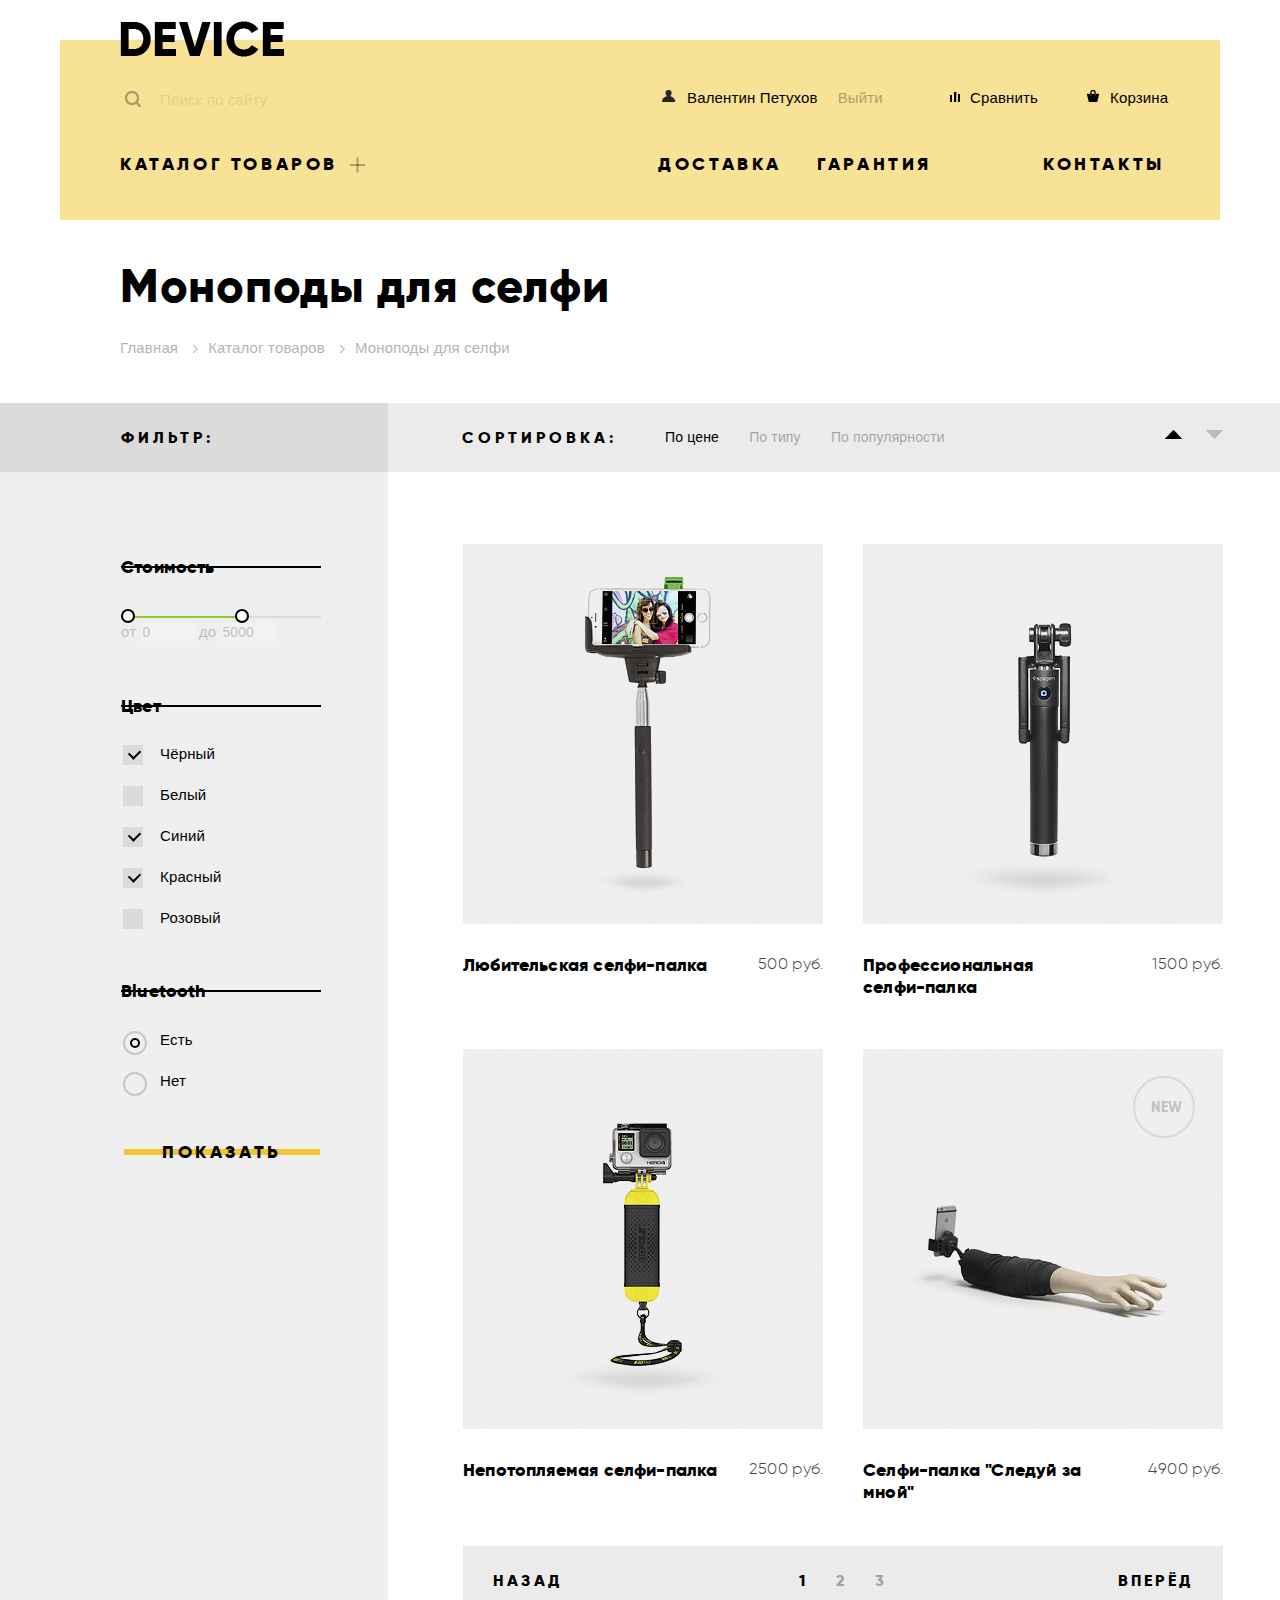
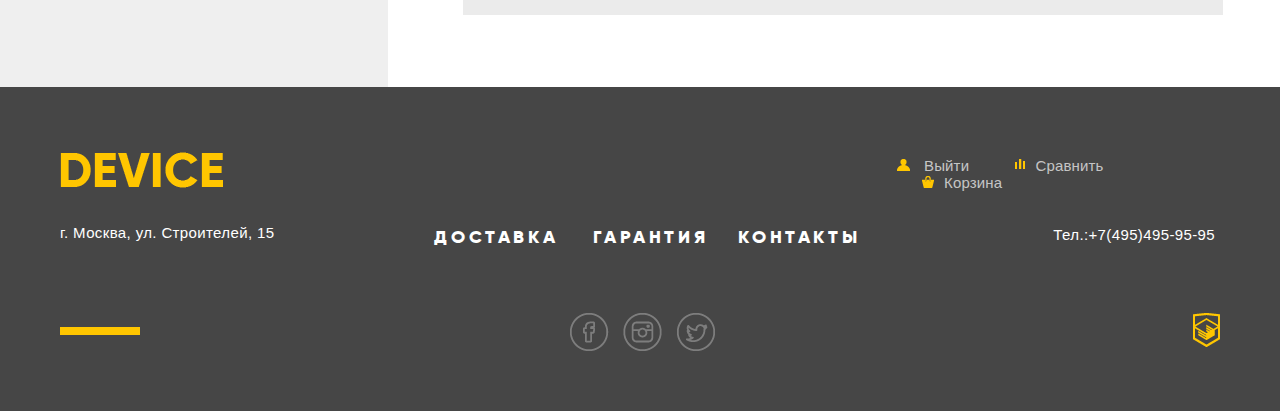
<file: catalog.html>
<!DOCTYPE html>
<html lang="ru">
  <head>
    <meta charset="utf-8">
    <title>Моноподы для селфи</title>
    <link rel="stylesheet" href="css/style.min.css">
  </head>
  <body>
    <header class="header headerCatalog">
      <div class="header__container">
        <a href="index.html">
          <img class="header__logo" src="img/logoDevice.png" width="164" height="36" alt="Логотип Device">
        </a>
        <div class="header__setting clearfix">
          <form class="searchForm" action="#" method="get">
            <label for="inputId"></label>
            <input class="searchForm__input" type="search" id="inputId" placeholder="Поиск по сайту">
            <button class="searchForm__button" type="submit">Найти</button>
          </form>
          <div class="header__items header__items_catalog clearfix">
            <div class="userblock clearfix">
              <a  class="header__login header__login_catalog" href="#">Валентин Петухов</a>
              <a class="header__user header__user_catalog" href="#">Выйти</a>
            </div>
            <div class="cart clearfix">
              <a class="header__comparison header__comparison_catalog" href="#">Сравнить</a>
              <a class="header__basket header__basket_catalog" href="#">Корзина</a>
            </div>
          </div>
        </div>
        <nav class="navigation__departments navigation__departments_catalog clearfix">
          <ul class="navigation__list">
            <li class="navigation__catalog">
              <a class="mainList" href="#">Каталог товаров</a>
              <ul class="navigation__goods">
                <li class="reality">
                  <a href="#">Виртуальная реальность</a>
                </li>
                <li class="bracelets">
                  <a class="bracelets_a" href="#">Фитнес-браслеты</a>
                </li>
                <li class="quadcopters">
                  <a class="quadcopters_a" href="#">Квадрокоптеры</a>
                </li>
                <li class="monopods">
                  <a>Моноподы для селфи</a>
                </li>
                <li class="watchs">
                  <a class="watchs_a" href="#">Умные часы</a>
                </li>
                <li class="camera">
                  <a href="#">Экшн-камеры</a>
                </li>
              </ul>
            </li>
            <li class="navigation__shipping">
              <a href="#">Доставка</a>
            </li>
            <li class="navigation__guarantee">
              <a href="#">Гарантия</a>
            </li>
            <li class="navigation__contacts">
              <a href="#">Контакты</a>
            </li>
          </ul>
        </nav>
      </div>
    </header>
    <main class="main_width">
      <div class="header__container container_catalog">
        <h1 class="main__title">Моноподы для селфи</h1>
        <div class="breadcrumbs">
          <a href="index.html">Главная</a>
          <a href="#">Каталог товаров</a>
          <a class="breadcrumbs__active">Моноподы для селфи</a>
        </div>
      </div>
      <div class="catalog clearfix">
        <div class="filter clearfix">
          <div class="filter__title clearfix">
            <div class="filter__width clearfix">
                <h2>Фильтр:</h2>
            </div>
          </div>
          <div class="filter__width">
            <form class="filter__form" action="#" method="get">
              <fieldset class="form__cost">
                <legend>Стоимость</legend>
                  <div class="cost">
                    <div class="cost__controls">
                      <div class="cost__scale">
                        <div class="cost__bar"></div>
                      </div>
                      <div class="cost__toggle cost__toggle_min"></div>
                      <div class="cost__toggle cost__toggle_max"></div>
                    </div>
                    <label class="cost__min">от <input type="text" name="minPrice" value="0"></label>
                    <label class="cost__max">до <input type="text" name="maxPrice" value="5000"></label>
                  </div>
              </fieldset>
              <fieldset class="color">
                <legend>Цвет</legend>
                  <input class="colorbox" type="checkbox" id="black" checked>
                  <label for="black">Чёрный</label>
                  <input class="colorbox" type="checkbox" id="white">
                  <label for="white">Белый</label>
                  <input class="colorbox" type="checkbox" id="blue" checked>
                  <label for="blue">Синий</label>
                  <input class="colorbox" type="checkbox" id="red" checked>
                  <label for="red">Красный</label>
                  <input class="colorbox" type="checkbox" id="pink">
                  <label for="pink">Розовый</label>
              </fieldset>
              <fieldset class="form__bluetooth">
                <legend>Bluetooth</legend>
                  <input class="bluetoothradio" type="radio" name="bluetooth" value="1" id="yes" checked>
                  <label for="yes">Есть</label>
                  <input class="bluetoothradio" type="radio" name="bluetooth" value="0" id="no">
                  <label for="no">Нет</label>
              </fieldset>
              <button class="button button__form" type="submit">Показать</button>
            </form>
          </div>
        </div>
        <div class="showcase clearfix">
          <div class="sorting__title">
            <div class="showcase__width clearfix">
              <h2>Сортировка:</h2>
              <div class="sorting__list">
                <ul>
                  <li>
                    <a class="sorting__item sorting__item_active">По цене</a>
                  </li>
                  <li>
                    <a class="sorting__item" href="#">По типу</a>
                  </li>
                  <li>
                    <a class="sorting__item" href="#">По популярности</a>
                  </li>
                </ul>
              </div>
              <div class="sorting__indicator">
                <a class="sorting__button sorting__button_up sorting__button_active">
                  По возрастанию
                </a>
                <a class="sorting__button sorting__button_down" href="#">
                  По убыванию
                </a>
              </div>
            </div>
          </div>
          <div class="sorting__background">
            <div class="showcase__width clearfix">
              <div class="goods clearfix">
                <article class="goods-item">
                  <div class="shopping">
                    <img class="goods__img" src="img/item-1.jpg" width="360" height="380"
                           alt="Монопод любительский">
                    <div class="hover">
                      <a  class="button button__article" href="#">В корзину</a>
                      <a class="shopping__comparison" href="#">Добавить к сравнению</a>
                    </div>
                  </div>
                  <div class="goods__footer clearfix">
                    <h3>Любительская селфи-палка</h3>
                    <p>500 руб.</p>
                  </div>
                </article>
                <article class="goods-item">
                  <div class="shopping">
                    <img class="goods__img" src="img/item-2.jpg" width="360" height="380"
                           alt="Монопод профессиональный">
                    <div class="hover">
                      <a  class="button button__article" href="#">В корзину</a>
                      <a class="shopping__comparison" href="#">Добавить к сравнению</a>
                    </div>
                  </div>
                  <div class="goods__footer">
                    <h3>Профессиональная<br> селфи-палка</h3>
                    <p>1500 руб.</p>
                  </div>
                </article>
                <article class="goods-item">
                  <div class="shopping">
                    <img class="goods__img" src="img/item-3.jpg" width="360" height="380"
                           alt="Монопод непотопляемый">
                    <div class="hover">
                      <a  class="button button__article" href="#">В корзину</a>
                      <a class="shopping__comparison" href="#">Добавить к сравнению</a>
                    </div>
                  </div>
                  <div class="goods__footer">
                    <h3>Непотопляемая селфи-палка</h3>
                    <p>2500 руб.</p>
                  </div>
                </article>
                <article class="goods-item">
                  <div class="shopping">
                    <img class="goods__img" src="img/item-4.jpg" width="360" height="380"
                           alt="Монопод Следуй за мной">
                    <div class="hover">
                      <a  class="button button__article" href="#">В корзину</a>
                      <a class="shopping__comparison" href="#">Добавить к сравнению</a>
                      <span class="shopping_new"></span>
                    </div>
                  </div>
                  <div class="goods__footer">
                    <h3>Селфи-палка "Следуй за мной"</h3>
                    <p>4900 руб.</p>
                  </div>
                </article>
              </div>
              <div class="pagination">
                <a class="pagination_prev pagination_disabled">Назад</a>
                <a class="pagination_page pagination_current">1</a>
                <a class="pagination_page" href="#">2</a>
                <a class="pagination_page" href="#">3</a>
                <a class="pagination_next" href="#">Вперёд</a>
              </div>
            </div>
          </div>
        </div>
      </div>
    </main>
    <footer class="main-footer footerCatalog">
      <div class="container">
        <div class="index-content-footer-top clearfix">
          <a class="footer-logo" href="index.html">
            <img class="footer__image" src="img/logofooterDevice.png" width="163" height="36"
                   alt="Логотип Device">
          </a>
          <div class="footer__setting">
            <a class="footer__login" href="#">Выйти</a>
            <a class="footer__comparison" href="#">Сравнить</a>
            <a class="footer__basket" href="#">Корзина</a>
          </div>
        </div>
        <div class="index-content-footer-middle clearfix">
          <p class="footer-left">г. Москва, ул. Строителей, 15</p>
          <nav class="footer-navigation">
            <ul class="navigation__list">
              <li><a class="navigation__shipping" href="#">Доставка</a></li>
              <li><a class="navigation__guarantee" href="#">Гарантия</a></li>
              <li><a class="navigation__contacts" href="#">Контакты</a></li>
            </ul>
          </nav>
          <p class="footer-right">Тел.:+7(495)495-95-95</p>
        </div>
        <div class="index-content-footer-bottom clearfix">
          <div class="social">
            <a class="social__btn social__btn_fb" href="#">Фесйбук</a>
            <a class="social__btn social__btn_inst" href="#">Инстаграм</a>
            <a class="social__btn social__btn_tw" href="#">Твиттер</a>
          </div>
          <div class="copyright">
            <a href="(https://htmlacademy.ru/intensive/htmlcss)">
              <img class="footer__image" src="img/htmlacademy.png" width="27" height="34" alt="Логотип html academy">
            </a>
          </div>
        </div>
      </div>
    </footer>
  </body>
</html>
</file>
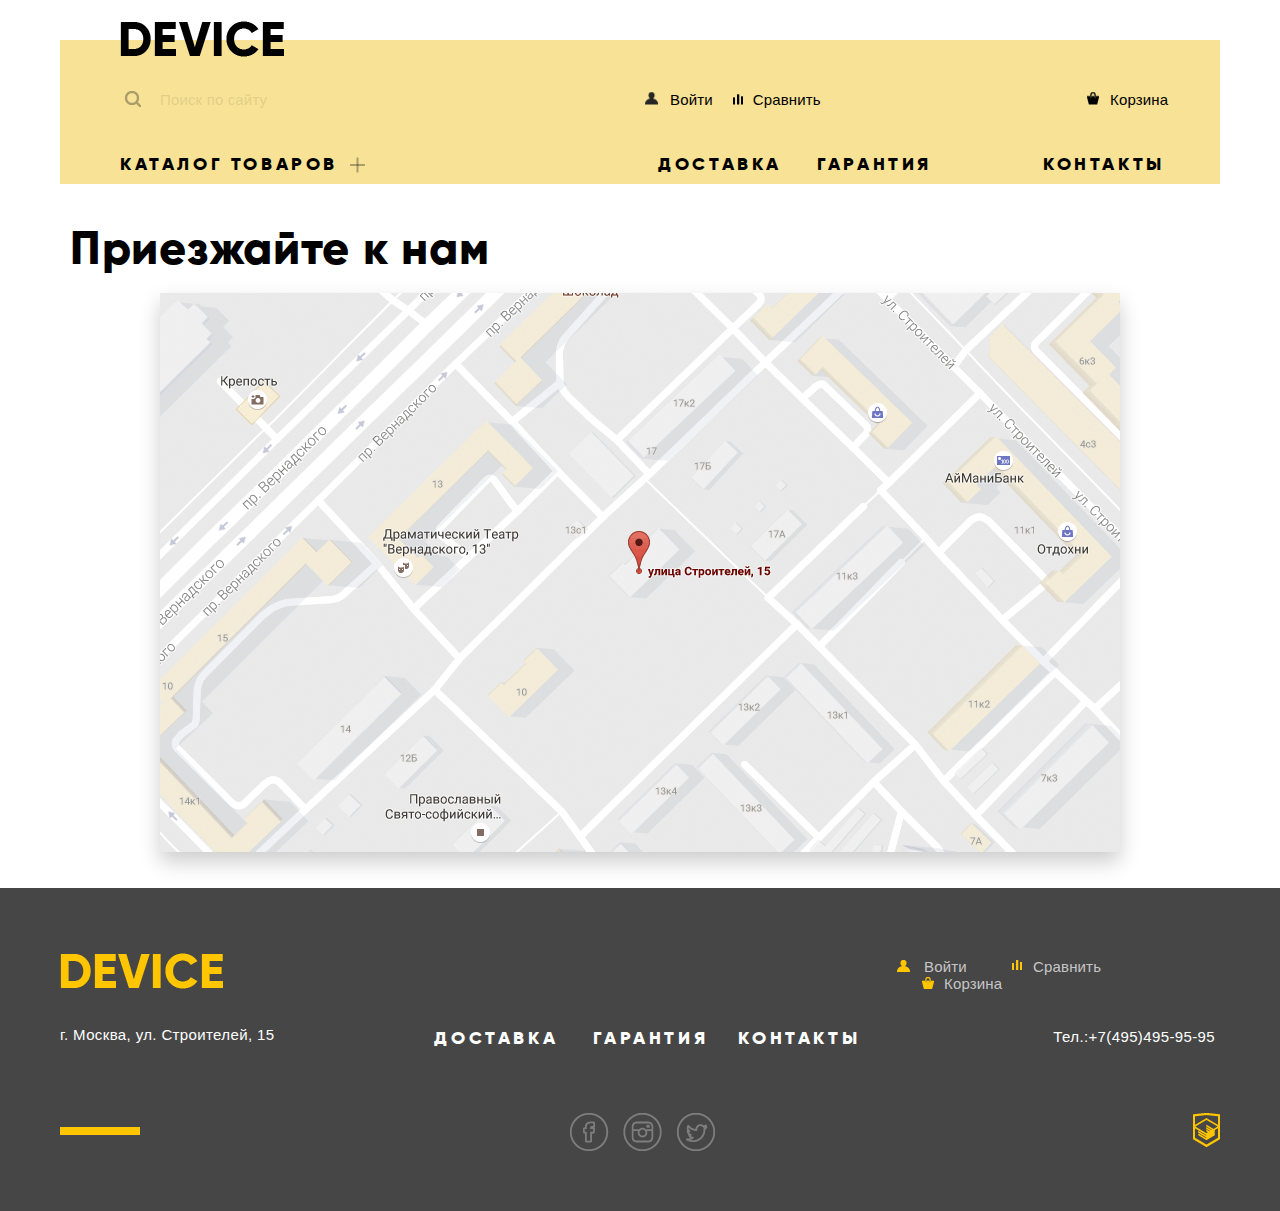
<file: mapcontent.html>
<!DOCTYPE html>
<html lang="ru">
  <head>
    <meta charset="utf-8">
    <title>Приезжайте к нам</title>
    <link rel="stylesheet" href="css/normalize.css">
    <link rel="stylesheet" href="css/style.min.css">
  </head>
  <body>
    <header class="header">
      <div class="header__container">
        <a href="index.html">
          <img class="header__logo" src="img/logoDevice.png" width="164" height="36" alt="Логотип Device">
        </a>
        <div class="header__setting clearfix">
          <form class="searchForm" action="#" method="get">
            <label for="inputId"></label>
              <input class="searchForm__input" type="search" id="inputId" placeholder="Поиск по сайту">
              <button class="searchForm__button" type="submit">Найти</button>
          </form>
          <div class="header__items clearfix">
            <a class="header__login" href="#">Войти</a>
            <a class="header__comparison" href="#">Сравнить</a>
            <a class="header__basket" href="#">Корзина</a>
          </div>
        </div>
        <nav class="navigation__departments">
          <ul class="navigation__list">
            <li class="navigation__catalog">
              <a class="mainList" href="#">Каталог товаров</a>
              <ul class="navigation__goods">
                <li class="reality">
                  <a href="#">Виртуальная реальность</a>
                </li>
                <li class="bracelets">
                  <a href="#">Фитнес-браслеты</a>
                </li>
                <li class="quadcopters">
                  <a href="#">Квадрокоптеры</a>
                </li>
                <li class="monopods">
                  <a href="catalog.html">Моноподы для селфи</a>
                </li>
                <li class="watchs">
                  <a href="#">Умные часы</a>
                </li>
                <li class="camera">
                  <a href="#">Экшн-камеры</a>
                </li>
              </ul>
            </li>
            <li class="navigation__shipping">
              <a href="#">Доставка</a>
            </li>
            <li class="navigation__guarantee">
              <a href="#">Гарантия</a>
            </li>
            <li class="navigation__contacts">
              <a href="#">Контакты</a>
            </li>
          </ul>
        </nav>
      </div>
    </header>
    <main class="container">
      <h1 class="main__title">Приезжайте к нам</h1>
      <div class="modalmap_page"></div>
    </main>
    <footer class="main-footer">
      <div class="container">
        <div class="index-content-footer-top clearfix">
          <a class="footer-logo" href="index.html">
            <img class="footer__image" src="img/logofooterDevice.png" width="163" height="36"
                   alt="Логотип Device">
          </a>
          <div class="footer__setting">
            <a class="footer__login" href="#">Войти</a>
            <a class="footer__comparison" href="#">Сравнить</a>
            <a class="footer__basket" href="#">Корзина</a>
          </div>
        </div>
        <div class="index-content-footer-middle clearfix">
          <p class="footer-left">г. Москва, ул. Строителей, 15</p>
          <nav class="footer-navigation">
            <ul class="navigation__list">
              <li><a class="navigation__shipping" href="#">Доставка</a></li>
              <li><a class="navigation__guarantee" href="#">Гарантия</a></li>
              <li><a class="navigation__contacts" href="#">Контакты</a></li>
            </ul>
          </nav>
          <p class="footer-right">Тел.:+7(495)495-95-95</p>
        </div>
        <div class="index-content-footer-bottom clearfix">
          <div class="social">
            <a class="social__btn social__btn_fb" href="#">Фесйбук</a>
            <a class="social__btn social__btn_inst" href="#">Инстаграм</a>
            <a class="social__btn social__btn_tw" href="#">Твиттер</a>
          </div>
          <div class="copyright">
            <a class="footer__image" href="(https://htmlacademy.ru/intensive/htmlcss)">
              <img src="img/htmlacademy.png" width="27" height="34" alt="Логотип html academy">
            </a>
          </div>
        </div>
      </div>
    </footer>
  </body>
</html>
</file>
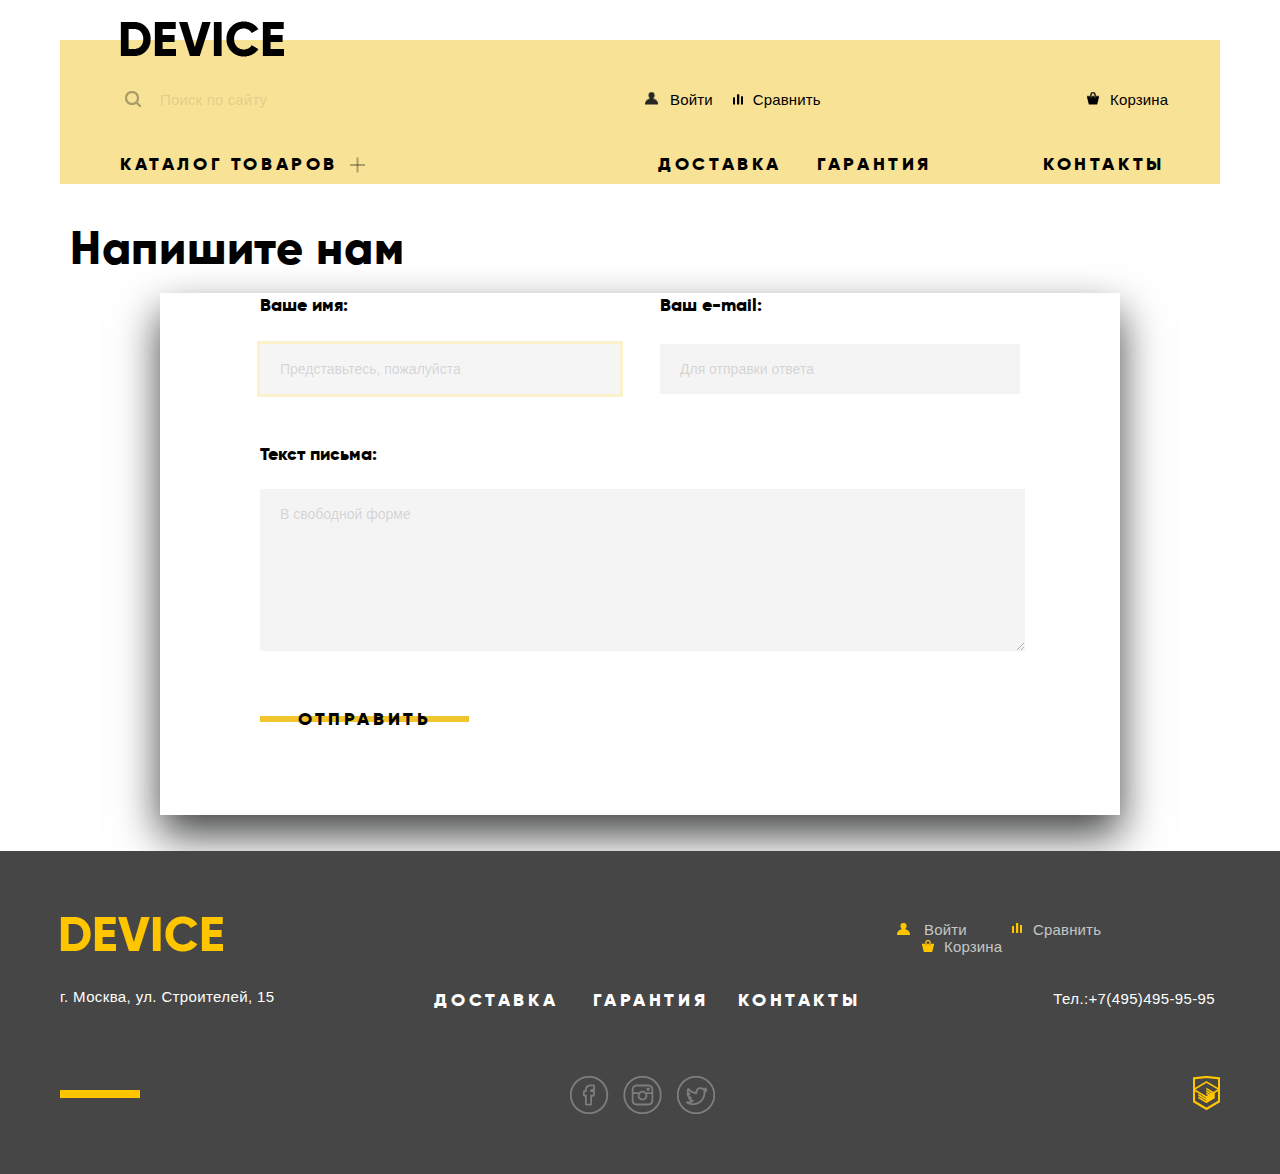
<file: modalcontent.html>
<!DOCTYPE html>
<html lang="ru">
  <head>
    <meta charset="utf-8">
    <title>Напишите нам</title>
    <link rel="stylesheet" href="css/normalize.css">
    <link rel="stylesheet" href="css/style.min.css">
  </head>
  <body>
    <header class="header">
      <div class="header__container">
        <a href="index.html">
          <img class="header__logo" src="img/logoDevice.png" width="164" height="36" alt="Логотип Device">
        </a>
        <div class="header__setting clearfix">
          <form class="searchForm" action="#" method="get">
            <label for="inputId"></label>
              <input class="searchForm__input" type="search" id="inputId" placeholder="Поиск по сайту">
              <button class="searchForm__button" type="submit">Найти</button>
          </form>
          <div class="header__items clearfix">
            <a class="header__login" href="#">Войти</a>
            <a class="header__comparison" href="#">Сравнить</a>
            <a class="header__basket" href="#">Корзина</a>
          </div>
        </div>
        <nav class="navigation__departments">
          <ul class="navigation__list">
            <li class="navigation__catalog">
              <a class="mainList" href="#">Каталог товаров</a>
              <ul class="navigation__goods">
                <li class="reality">
                  <a href="#">Виртуальная реальность</a>
                </li>
                <li class="bracelets">
                  <a href="#">Фитнес-браслеты</a>
                </li>
                <li class="quadcopters">
                  <a href="#">Квадрокоптеры</a>
                </li>
                <li class="monopods">
                  <a href="catalog.html">Моноподы для селфи</a>
                </li>
                <li class="watchs">
                  <a href="#">Умные часы</a>
                </li>
                <li class="camera">
                  <a href="#">Экшн-камеры</a>
                </li>
              </ul>
            </li>
            <li class="navigation__shipping">
              <a href="#">Доставка</a>
            </li>
            <li class="navigation__guarantee">
              <a href="#">Гарантия</a>
            </li>
            <li class="navigation__contacts">
              <a href="#">Контакты</a>
            </li>
          </ul>
        </nav>
      </div>
    </header>
    <main class="container">
      <h1 class="main__title">Напишите нам</h1>
      <div class="modalcontent_page">
        <form class="userform" action="#" method="post">
          <div class="userform__top clearfix">
            <div class="userform__title1">
              <label for="nameid">Ваше имя:</label>
                <p>
                  <input class="userform__user" type="text" name="userName" id="nameid" placeholder="Представьтесь, пожалуйста" autofocus>
                </p>
            </div>
            <div class="userform__title2">
              <label for="emailid">Ваш e-mail:</label>
              <p>
                <input class="userform__email" type="email" name="useremail" id="emailid" placeholder="Для отправки ответа">
              </p>
            </div>
          </div>
          <label class="userform__title3" for="textid">Текст письма:</label>
            <p>
              <textarea class="userform__text" name="usertext" id="textid" placeholder="В свободной форме" rows="8" cols="104"></textarea>
            </p>
          <button class="button userform__button" type="submit" name="button">
            Отправить
          </button>
        </form>
      </div>
    </main>
    <footer class="main-footer">
      <div class="container">
        <div class="index-content-footer-top clearfix">
          <a class="footer-logo" href="index.html">
            <img class="footer__image" src="img/logofooterDevice.png" width="163" height="36"
                   alt="Логотип Device">
          </a>
          <div class="footer__setting">
            <a class="footer__login" href="#">Войти</a>
            <a class="footer__comparison" href="#">Сравнить</a>
            <a class="footer__basket" href="#">Корзина</a>
          </div>
        </div>
        <div class="index-content-footer-middle clearfix">
          <p class="footer-left">г. Москва, ул. Строителей, 15</p>
          <nav class="footer-navigation">
            <ul class="navigation__list">
              <li><a class="navigation__shipping" href="#">Доставка</a></li>
              <li><a class="navigation__guarantee" href="#">Гарантия</a></li>
              <li><a class="navigation__contacts" href="#">Контакты</a></li>
            </ul>
          </nav>
          <p class="footer-right">Тел.:+7(495)495-95-95</p>
        </div>
        <div class="index-content-footer-bottom clearfix">
          <div class="social">
            <a class="social__btn social__btn_fb" href="#">Фесйбук</a>
            <a class="social__btn social__btn_inst" href="#">Инстаграм</a>
            <a class="social__btn social__btn_tw" href="#">Твиттер</a>
          </div>
          <div class="copyright">
            <a class="footer__image" href="(https://htmlacademy.ru/intensive/htmlcss)">
              <img src="img/htmlacademy.png" width="27" height="34" alt="Логотип html academy">
            </a>
          </div>
      </div>
      </div>
    </footer>
  </body>
</html>
</file>
<file: css/style.min.css>
@font-face{font-family:"Open Sans";font-style:normal;font-weight:300;src:local("Open Sans Light"),local("OpenSans-Light"),url(../fonts/opensanslight.woff2) format("woff2"),url(../fonts/opensanslight.woff) format("woff")}@font-face{font-family:Gilroy;font-style:normal;font-weight:700;src:local(Gilroy),url(../fonts/gilroyextrabold.woff2) format("woff2"),url(../fonts/gilroyextrabold.woff) format("woff")}@font-face{font-family:Gilroy;font-style:normal;font-weight:300;src:local(Gilroy),url(../fonts/gilroylight.woff2) format("woff2"),url(../fonts/gilroylight.woff) format("woff")}body{margin:0;font-size:15px;letter-spacing:.01em;font-family:OpenSans,Arial,sans-serif;font-weight:300;color:#000;background-color:#fff}.clearfix::after{content:"";display:table;clear:both}.header{margin:40px auto 0;padding:0;width:1160px;background-color:#f7e296}.headerCatalog{padding-bottom:0}.container,.header__container{width:1060px;margin:0 auto}.container{width:1160px;padding:0 10px}.header__setting{margin-top:10px;margin-bottom:25px}.header__items{float:right;width:50%;margin-top:14px}.userblock{float:left;margin-left:17px}.cart{float:right;width:230px}.header__logo{vertical-align:top;margin-top:-19px;margin-left:10px}.header__items a:hover,.header__logo:hover{opacity:.6}.header__items a:active,.header__logo:active{opacity:.3}.searchForm{float:left;margin-left:15px}.searchForm__input{-webkit-appearance:textfield;width:345px;margin:0;padding:0 0 0 35px;font-size:15px;line-height:36px;font-weight:300;letter-spacing:.01em;vertical-align:bottom;font-family:OpenSans,Arial,sans-serif;color:#000;opacity:.3;border:0;background-image:url(../img/spriteDevice.png);background-repeat:no-repeat;background-position:-60px -51px;background-color:#f7e296}::-webkit-input-placeholder{color:rgba(0,0,0,.3)}:-moz-placeholder,::-moz-placeholder{color:rgba(0,0,0,.3)}:-ms-input-placeholder{color:rgba(0,0,0,.3)}.searchForm__input:hover::-webkit-input-placeholder{color:rgba(0,0,0,.6)}.searchForm__input:hover:-moz-placeholder,.searchForm__input:hover::-moz-placeholder{color:rgba(0,0,0,.6)}.searchForm__input:hover:-ms-input-placeholder{color:rgba(0,0,0,.6)}.searchForm__input:active::-webkit-input-placeholder:focus{color:#000}.searchForm__input:active:-moz-placeholder:focus,.searchForm__input:active::-moz-placeholder:focus{color:#000}.searchForm__input:active:-ms-input-placeholder:focus{color:#000}.searchForm__input:focus{outline:0;opacity:1}.searchForm__button{position:relative;display:inline-block;max-width:85px;padding:15px 20px;font-size:15px;letter-spacing:.01em;font-family:OpenSans,Arial,sans-serif;color:#000;vertical-align:bottom;background-color:#f7e296;border:2px solid #000;cursor:pointer;opacity:0}.searchForm__button:hover{color:#fff;background-color:#000}.searchForm__button:active::after,.searchForm__button:hover::after{opacity:0;outline:0}.searchForm__button:active{opacity:.3;outline:0}.searchForm__button::after{content:"";position:absolute;width:355px;height:2px;background-color:#000;bottom:-2px;right:80px}.searchForm__input:focus+.searchForm__button{opacity:1}.footer__setting a,.header__items a{padding:10px 10px 10px 30px;font-size:15px;letter-spacing:.01em;color:#000;text-decoration:none}.header__items .header__basket,.header__items .header__comparison,.header__items .header__login{float:left;max-width:240px;background-image:url(../img/spriteDevice.png);background-repeat:no-repeat;background-position:-55px -85px}.header__items .header__basket,.header__items .header__comparison{max-width:90px;background-position:-50px -115px}.header__items .header__basket{float:right;max-width:50px;background-position:-53px -147px}.navigation__list{margin:0;padding:0;list-style:none;font-size:0}.navigation__list>li{position:relative;display:inline-block;font-size:18px;font-weight:700;letter-spacing:.2em;font-family:Gilroy,Arial,sans-serif;text-transform:uppercase;vertical-align:top}.navigation__catalog .mainList{max-width:220px;position:relative;padding-right:40px}.navigation__catalog .mainList::after,.navigation__catalog .mainList::before{content:"";position:absolute;width:15px;height:2px;background-color:#000;opacity:.3;cursor:pointer;right:13px;top:50%}.navigation__catalog .mainList::after{-webkit-transform:rotate(90deg);transform:rotate(90deg)}.navigation__shipping{max-width:145px;margin-left:270px}.navigation__guarantee{max-width:135px;margin-left:15px}.navigation__contacts{max-width:130px;margin-left:91px}.mainList:hover,.navigation__contacts a:hover,.navigation__guarantee a:hover,.navigation__shipping a:hover{opacity:.6}.mainList:active,.navigation__contacts a:active,.navigation__guarantee a:active,.navigation__shipping a:active{opacity:.3}.navigation__list a{display:block;padding:10px;color:#000;text-decoration:none}.navigation__contacts a{padding-right:0}.navigation__list .navigation__goods{display:none;position:absolute;width:560px;height:137px;left:-50px;top:40px;margin:0;padding:18px 545px 0 55px;list-style:none;background-color:#f7e296;z-index:1}.navigation__goods a:hover{opacity:.6}.navigation__goods a:active{opacity:.3}.navigation__catalog:hover .navigation__goods{display:block}.navigation__goods li{float:left;width:30%;-webkit-box-sizing:border-box;box-sizing:border-box}.navigation__goods .reality{width:40%}.navigation__goods .bracelets_a{padding-left:20px}.navigation__goods .quadcopters_a{padding-left:53px}.navigation__goods .monopods{width:40%;margin-top:10px}.navigation__goods .watchs{margin-top:10px}.navigation__goods .watchs_a{padding-left:20px}.navigation__goods .camera{clear:left;margin-top:10px}.navigation__goods a{font-size:15px;font-weight:300;letter-spacing:.01em;font-family:OpenSans,Arial,sans-serif;text-transform:none;color:#000;padding:5px}.navigation__departments_catalog{padding-bottom:35px}.header__items_catalog{float:right;width:50%;margin-top:12px}.header__user_catalog{float:left}.header__items_catalog .header__user_catalog{max-width:35px;padding:10px;opacity:.3}.slider{position:relative;width:1160px;margin:0 auto}.slider__controls{position:absolute;right:70px;top:360px;display:inline-block;vertical-align:top;z-index:10}.slider::after,.slider::before{position:absolute;content:"";width:100px;height:7px;background-color:#fff;top:80px;right:460px}.slider::after{width:1160px;height:155px;background-color:#f7e296;top:0;right:0;z-index:-1}.slider input[type=radio]{display:none}.slider__inner{width:1160px;overflow:hidden}.slide_image,.slide_image1{margin-top:45px;margin-left:90px}.slide_image{vertical-align:top;max-width:100%;height:auto}.slide_image1{width:384px;height:486px}.slide_image2{margin-top:54px;margin-left:117px;width:345px;height:485px}.slide_image3{margin-top:109px;margin-left:32px;width:526px;height:334px}.slider__content{float:right;margin-top:120px;width:560px}.button,.slider__content h1{color:#000;font-family:Gilroy,Arial,sans-serif}.slider__content h1{max-width:505px;max-height:175px;line-height:normal;margin:0;padding:0;font-size:47px;letter-spacing:.01em}.slide3 .slider__title{width:505px}.slider__content p{padding:0;max-width:480px;max-height:60px;color:#464646;line-height:30px;margin:20px 0 0}.button{position:relative;display:inline-block;padding:10px 38px;font-size:18px;letter-spacing:.2em;text-transform:uppercase;text-decoration:none;font-weight:700;vertical-align:top;text-align:center;background:0 0;border:0;cursor:pointer;margin:15px 10px;z-index:0}.button:hover{background-color:#f0c52e}.button:active,.goods__item:active::after{opacity:.3}.button:focus{outline:0}.button__slider{max-width:215px;max-height:20px;margin-top:40px;margin-left:5px}.button::before{position:absolute;content:"";width:100%;height:6px;background-color:#f0c52e;top:18px;left:0;z-index:-1}.slider__controls label{display:inline-block;vertical-align:top;width:4px;height:4px;margin:15px 10px;cursor:pointer;border-radius:50%;border:3px solid #b2b2b2;background-color:#fff}.more{margin-top:45px}.more .more-item1{float:left}.more .more-item2{float:left;margin-left:80px}.more .more-item3{float:right;margin-right:130px}.more p{margin:0;padding:0}.more .more-value{font-family:Gilroy,Arial,sans-serif;font-size:36px;font-weight:300;letter-spacing:.01em;color:#000}.more .more-parameter{margin-top:10px;font-size:13px}.slider__slides{width:300%}.slider__slides .slide1,.slider__slides .slide2,.slider__slides .slide3{float:left;width:1160px;background-image:url(../img/spriteDevice.png);background-repeat:no-repeat;background-position:834px -3839px}.slider__slides .slide2,.slider__slides .slide3{background-position:834px -4068px}.slider__slides .slide3{background-position:834px -4302px}#btn-1:checked~.slider__controls label[for=btn-1],#btn-2:checked~.slider__controls label[for=btn-2],#btn-3:checked~.slider__controls label[for=btn-3]{border:3px solid #000}#btn-1:checked~.slider__inner .slider__slides{-webkit-transform:translate(0);transform:translate(0)}#btn-2:checked~.slider__inner .slider__slides{-webkit-transform:translate(-1160px);transform:translate(-1160px)}#btn-3:checked~.slider__inner .slider__slides{-webkit-transform:translate(-2320px);transform:translate(-2320px)}.goods-navigation{margin-top:100px}.background,.tab,.tab__title a{position:relative}.background::before{content:"";position:absolute;width:100%;height:290px;bottom:0;left:0;background:#e5e5e5}.tab{padding:0;width:1160px;height:390px;margin-top:78px}.partners{margin-top:95px;margin-bottom:20px}.index-content-main,.partners{width:1160px}.goods__item{position:relative;float:left;margin-right:40px;width:160px;padding-top:195px;font-size:18px;font-weight:700;line-height:normal;color:#000;text-decoration:none;font-family:Gilroy,Arial,sans-serif}.goods__item:active{color:rgba(0,0,0,.3)}.goods__item:active::before,.goods__item:hover::after,.hover:hover .button__article:hover,.tab__title1 a:hover{background-color:#f0c52e}.goods__item6{margin-right:0}.goods__item::after,.goods__item::before{position:absolute;content:"";width:160px;height:160px;left:0;top:0}.goods__item::before{background-color:rgba(240,197,46,.5)}.goods__item::after{background-image:url(../img/spriteDevice.png);background-repeat:no-repeat}.goods__item1::after{background-position:-77px -613px}.goods__item2::after{background-position:-70px -797px}.goods__item3::after{background-position:-61px -1039px}.goods__item4::after{background-position:-82px -1234px}.goods__item5::after{background-position:-55px -1437px}.goods__item6::after{background-position:-96px -1638px}.tab__list,.tab__title{padding:0;margin:0}.tab__content{margin:0}.tab__list{overflow:hidden;width:1160px;height:390px}.tab__list::before,.tab__title a::before{position:absolute;top:0;left:0;width:1160px;height:290px;background-color:#e5e5e5}.tab__title{position:absolute;width:280px;height:40px}.tab__title1{top:85px}.tab__title2{top:150px}.tab__title3{top:215px}.tab__title a{display:inline-block;vertical-align:top;padding:10px 15px;font-size:18px;font-weight:700;letter-spacing:.2em;text-align:center;font-family:Gilroy,Arial,sans-serif;text-transform:uppercase;color:#000;background:0 0;text-decoration:none;z-index:10}.tab__title a::before{content:"";width:160px;height:8px;background-color:#f0c52e;top:17px;z-index:-10}.tab__title_active{color:#f7e184;background-color:#000}.tab__title_active a{color:#f7e184}.tab__title1 a:active::before,.tab__title2 a:active::before,.tab__title3 a:active::before,.tab__title_active a::before{display:none}.tab__title1 a,.tab__title2 a{padding-left:25px}.tab__title1 a:hover{padding-right:21px}.tab__title1 a:active{padding-right:135px;color:#f7e184;background-color:#000}.tab__title2 a:hover{padding-right:21px;background-color:#f0c52e}.tab__title2 a:active{padding-right:145px;color:#f7e184;background-color:#000}.tab__title3 a{padding-left:37px}.tab__title3 a:hover{padding-right:36px;background-color:#f0c52e}.tab__title3 a:active{padding-right:160px;color:#f7e184;background-color:#000}.tab__content{position:relative;margin-left:auto;width:880px;height:430px;padding:21px 0}.tab__content::before{content:"";position:absolute;width:320px;height:8px;background-color:#000;-webkit-transform:rotate(90deg);transform:rotate(90deg);left:-156px;top:155px}.tab__article{margin-top:50px;margin-left:125px}.tab__content_tab1::after{content:"";width:136px;height:164px;position:absolute;top:85px;right:63px;background-image:url(../img/spriteDevice.png);background-repeat:no-repeat;background-position:-62px -3145px}.tab__content_tab2::after{content:"";width:171px;height:195px;position:absolute;top:85px;right:63px;background-position:-62px -3330px}.partners__item,.tab__content_tab2::after,.tab__content_tab3::after{background-image:url(../img/spriteDevice.png);background-repeat:no-repeat}.tab__content_tab3::after{content:"";position:absolute;top:85px;right:63px;background-position:-62px -3545px;width:156px;height:188px}.about-us h2,.contacts h2,.tab__content h2{margin:0;padding:0;font-size:47px;line-height:normal;letter-spacing:.01em;font-family:Gilroy,Arial,sans-serif;color:#000}.tab__content p{padding:0;font-size:15px;line-height:30px;letter-spacing:.01em;color:#464646;max-width:425px;margin:30px 0 0}.partners__item{float:left;margin-right:40px;width:260px;height:100px}.partners__item:nth-child(4n){margin-right:0}.partners__item1{background-position:-67px -1939px}.partners__item1:hover{background-position:-67px -2499px}.partners__item2{background-position:-67px -2079px}.partners__item2:hover{background-position:-67px -2639px}.partners__item3{background-position:-67px -2217px}.partners__item3:hover{background-position:-67px -2777px}.partners__item4{background-position:-70px -2359px}.partners__item4:hover{background-position:-70px -2919px}.content__index{margin-top:140px;margin-bottom:67px}.about-us li,.content__index h2{position:relative;padding:0;margin:0}.about-us li::before,.content__index h2::before,.index-content-footer-bottom::before{position:absolute;content:"";width:80px;height:8px;background-color:#000;left:0;top:-45px}.content__index p{padding:0;margin:35px 0 0;line-height:30px;letter-spacing:0;color:#464646}.about-us{float:left;width:465px}.about-us ul{margin-top:75px}.about-us li{list-style-type:none;margin:20px 0;font-size:16px;font-weight:700;letter-spacing:.01em;font-family:Gilroy,Arial,sans-serif}.about-us li::before{width:5px;height:3px;left:-40px;top:5px;border-radius:50%;background-color:#fff;border:3px solid #b2b2b2}.about-us .button__about-us{margin-top:50px;margin-left:0;padding-left:26px}.contacts{float:right;width:560px}.map,.map__image{vertical-align:top}.map{display:inline-block;margin-top:45px}.map__image{margin-top:40px}.contacts .button__contacts{margin-top:70px;margin-left:0;padding-left:44px}.main-footer{min-width:1160px;padding-top:65px;padding-bottom:60px;background-color:#464646}.index-content-footer-middle{margin-top:25px}.index-content-footer-bottom{position:relative;margin-top:55px}.index-content-footer-bottom::before{background-color:#ffc600;top:14px}.footer__setting{float:right;width:326px;margin-top:5px}.footer-navigation{float:left;margin-left:90px;width:520px}.bottom{margin-top:37px;padding-bottom:40px}.social{float:left;max-width:250px;margin-left:505px}.copyright{float:right}.footer-logo{float:left}.footer-logo:hover,.footer__setting a:hover::before{opacity:.6}.footer-logo,.footer__image{vertical-align:top}.footer__setting a{position:relative;color:rgba(255,255,255,.7)}.footer__setting a:hover{opacity:1}.footer-logo:active,.footer__setting a:active{opacity:.3}.footer__setting a::before{position:absolute;content:"";background-image:url(../img/spriteDevice.png);background-repeat:no-repeat;opacity:1}.footer__login::before{width:13px;height:12px;top:12px;left:3px;background-position:-60px -190px}.footer__setting .footer__comparison{margin-left:22px}.footer__comparison::before{width:10px;height:10px;top:12px;left:9px;background-position:-60px -222px}.footer__setting .footer__basket{margin-left:20px;padding-right:0}.footer__basket::before{width:12px;height:12px;top:12px;left:8px;background-position:-60px -252px}.footer-left,.footer-right{margin:8px 0 0;float:left;letter-spacing:.025em;color:#fff}.footer-navigation a{color:#fff}.footer-navigation a:hover{opacity:.6}.footer-navigation a:active{opacity:.3}.footer-navigation .navigation__shipping{margin-left:60px}.footer-navigation .navigation__guarantee{margin-left:15px}.footer-navigation .navigation__contacts{margin-left:10px}.footer-right{margin:10px 5px 0 0;float:right}.social__btn{display:inline-block;width:39px;height:38px;margin:0 5px;font-size:0;vertical-align:top;text-decoration:none;background-image:url(../img/spriteDevice.png);background-repeat:no-repeat;opacity:.3}.breadcrumbs a:hover,.social__btn:hover{opacity:.6}.breadcrumbs a:active,.social__btn:active{opacity:.1}.social__btn_fb{background-position:-60px -284px}.social__btn_inst{background-position:-60px -342px}.social__btn_tw{background-position:-60px -400px}.main__title{margin:37px 0 0 10px;font-size:47px;letter-spacing:.015em;color:#000;font-weight:700;font-family:Gilroy,Arial,sans-serif}.breadcrumbs{display:inline-block;vertical-align:top;color:#464646;margin-top:15px}.breadcrumbs a{position:relative;float:left;padding-right:20px;padding-left:10px;text-decoration:none;line-height:36px;color:#000;opacity:.3}.breadcrumbs a::after{position:absolute;content:"";width:10px;height:10px;background-color:#fff;z-index:1;top:14px;right:0;-webkit-box-shadow:1px 1px 0 1px #000;box-shadow:1px 1px 0 1px #000;border-radius:50px 0 0 0;-webkit-transform:rotate(-45deg) scale(.5);transform:rotate(-45deg) scale(.5)}.breadcrumbs__active::after{display:none}.main_width{min-width:1160px}.catalog{margin-top:37px;background-color:#efefef}.filter{float:left;width:calc(50% - 252px)}.filter__width{float:right;width:267px}.filter__form{margin-top:84px}.filter__title{background-color:#dbdbdb}.sorting__title{background-color:#ebebeb}.showcase{float:right;width:calc(50% + 252px)}.showcase__width{width:835px}.sorting__background{padding-bottom:72px;background-color:#fff}.goods{padding-top:72px;padding-left:75px}.goods-item{float:left}.goods-item:nth-child(2n){float:right}.pagination{margin-left:75px;background-color:#ebebeb}.filter__title h2,.sorting__title h2{margin:0;padding:25px 0;font-size:16px;line-height:normal;letter-spacing:.25em;text-transform:uppercase;color:#000;font-weight:700;font-family:Gilroy,Arial,sans-serif}.sorting__title h2{float:left;margin:0 0 0 74px}.cost__controls{position:relative;width:200px;margin-top:33px;margin-bottom:5px}.cost__controls .cost__scale{width:100%;height:2px;background:#dbdbdb}.cost__controls .cost__bar{width:115px;height:2px;background:#91c92f}.cost__toggle{position:absolute;top:-7px;width:10px;height:10px;background:#fff;border:2px solid #000;border-radius:50%;cursor:pointer}.cost__toggle:active{background:#91c92f;border:2px solid #fff}.cost__toggle_min{left:0}.cost__toggle_max{left:114px}.cost label{color:#000;opacity:.2}.cost__max input[type=text],.cost__min input[type=text]{width:50px;font-size:14px;border:0}.filter__width fieldset{margin-left:0;margin-right:0;padding-left:0;padding-right:0;position:relative;border:0}.color,.filter__width .form__bluetooth{margin-top:44px}.filter__width fieldset::before{content:"";position:absolute;width:200px;height:2px;top:-12px;background-color:#000}.color input[type=checkbox],.form__bluetooth input[type=radio]{opacity:0;margin:0}.color label,.form__bluetooth label{display:block;margin:1px 19px;position:relative;padding-top:5px;padding-left:20px;cursor:pointer}.color label::before,.form__bluetooth label::before{position:absolute;content:"";display:inline-block;vertical-align:top;width:20px;height:20px;top:5px;left:-17px;background-color:#dbdbdb}.form__bluetooth label::before{border-radius:50% 50%;background-color:transparent;border:2px solid #c7c7c7}.color label:hover::before{background-color:#cecece}.form__bluetooth label:hover::before{border:2px solid #bdbdbd}.color label:active::before{background-color:#c4c4c4}.form__bluetooth label:active::before{border:2px solid #acacac}.color label::after,.form__bluetooth label::after{position:absolute;content:"";display:inline-block;vertical-align:top;height:6px}.color label::after{border-left:2px solid #000;border-bottom:2px solid #000;-webkit-transform:rotate(-45deg);transform:rotate(-45deg);width:9px;left:-11px;top:9px}.form__bluetooth label::after{width:6px;border:2px solid #000;border-radius:50%;left:-10px;top:12px}.bluetoothradio+label::after,.colorbox+label::after{content:none}.bluetoothradio:checked+label::after,.colorbox:checked+label::after{content:""}.button__form{margin-top:32px;margin-left:3px}.filter__width legend,.goods__footer h3,.goods__footer p{padding:0;line-height:normal;font-family:Gilroy,Arial,sans-serif}.filter__width legend,.form__button{font-size:18px;letter-spacing:.01em;color:#000;font-weight:700}.form__button{position:relative;display:inline-block;padding:10px 35px;line-height:normal;letter-spacing:.2em;text-transform:uppercase;text-decoration:none;font-family:Gilroy,Arial,sans-serif;vertical-align:top;text-align:center;background-color:#fff;border:0;cursor:pointer;margin:15px 10px;background:0 0}.button__form::before{position:absolute;content:"";width:100%;height:6px;background-color:#f0c52e;top:18px;left:0;z-index:-1}.sorting__list{float:left}.sorting__list ul{padding:0;margin:0 0 0 33px;list-style:none;font-size:0}.sorting__list li{display:inline-block;font-size:14px;line-height:18px;vertical-align:top}.sorting__item{display:block;padding:25px 15px;color:#000;opacity:.3;text-decoration:none}.sorting__item:hover{opacity:.6}.sorting__item:active,.sorting__item_active,.sorting__item_active:active,.sorting__item_active:hover{opacity:1}.sorting__indicator{float:right;margin-top:27px}.sorting__button{display:inline-block;width:17px;height:9px;font-size:0;vertical-align:top;text-decoration:none;background-image:url(../img/spriteDevice.png);background-repeat:no-repeat;opacity:.2}.sorting__button_up{margin-right:20px;background-position:-60px -458px}.sorting__button_down{background-position:-60px -487px}.sorting__button_down:hover,.sorting__button_up:hover{opacity:.4}.hover:hover .button__article,.sorting__button_active,.sorting__button_active:active,.sorting__button_active:hover,.sorting__button_down:active,.sorting__button_up:active{opacity:1}.shopping{position:relative}.shopping_new::before{position:absolute;content:"";width:58px;height:58px;top:27px;right:28px;border-radius:50% 50%;background-color:transparent;border:2px solid rgba(17,17,17,.1)}.shopping_new::after{position:absolute;content:"new";font-size:14px;letter-spacing:.05em;color:rgba(0,0,0,.2);font-weight:700;font-family:Gilroy,Arial,sans-serif;text-transform:uppercase;top:50px;right:40px}.goods__img{max-width:100%;vertical-align:top;width:360px;height:380px}.goods__footer h3,.goods__footer p{vertical-align:top;margin:0}.goods__footer h3{max-width:260px;float:left;font-size:18px;letter-spacing:.01em;color:#000;font-weight:700}.goods__footer p{float:right;font-size:16px;letter-spacing:.025em;color:#464646;font-weight:400}.hover{position:absolute;width:100%;height:100%;top:0;left:0;text-align:center;background-color:transparent}.hover:hover{background-color:rgba(238,238,238,.7);cursor:pointer}.hover:hover .shopping__comparison{opacity:.5}.goods__footer{margin-top:30px;min-height:95px}.goods-item:last-child .goods__footer,.goods-item:nth-last-child(2) .goods__footer{min-height:87px}.button__article{margin:170px 0 0;z-index:10;opacity:0}.hover:hover .button__article:active{background-color:#f0c52e;opacity:.3}.shopping__comparison{display:block;margin-top:15px;font-size:13px;letter-spacing:.01em;font-family:OpenSans,Arial,sans-serif;font-weight:300;color:#000;text-decoration:none;opacity:0;z-index:10}.hover:hover .shopping__comparison:hover{opacity:1}.hover:hover .shopping__comparison:active{opacity:.2}.pagination a{display:inline-block;vertical-align:top;font-size:16px;text-transform:uppercase;line-height:normal;letter-spacing:.2em;color:#000;font-weight:700;font-family:Gilroy,Arial,sans-serif;min-width:20px;padding:25px 7px;text-align:center;text-decoration:none}.pagination .pagination_prev{float:left;margin-right:195px;padding:25px 30px}.pagination .pagination_next:hover,.pagination .pagination_prev:hover{background-color:#d9d9d9}.pagination .pagination_next{float:right;padding:25px 30px}.modalcontent__button:active::after,.modalcontent__button:active::before,.pagination .pagination_next:active,.pagination .pagination_page,.pagination .pagination_prev:active{opacity:.3}.pagination .pagination_page:hover{opacity:.6}.modalcontent__button:active,.modalcontent__button:hover,.pagination .pagination_current,.pagination .pagination_current:active,.pagination .pagination_current:hover,.pagination .pagination_page:active{opacity:1}@-webkit-keyframes bounce{0%{-webkit-transform:translateY(-2000px);transform:translateY(-2000px)}70%{-webkit-transform:translateY(30px);transform:translateY(30px)}90%{-webkit-transform:translateY(-10px);transform:translateY(-10px)}to{-webkit-transform:translateY(0);transform:translateY(0)}}@keyframes bounce{0%{-webkit-transform:translateY(-2000px);transform:translateY(-2000px)}70%{-webkit-transform:translateY(30px);transform:translateY(30px)}90%{-webkit-transform:translateY(-10px);transform:translateY(-10px)}to{-webkit-transform:translateY(0);transform:translateY(0)}}@-webkit-keyframes shake{0%,to{-webkit-transform:translateX(0);transform:translateX(0)}10%,30%,50%,70%,90%{-webkit-transform:translateX(-10px);transform:translateX(-10px)}20%,40%,60%,80%{-webkit-transform:translateX(10px);transform:translateX(10px)}}@keyframes shake{0%,to{-webkit-transform:translateX(0);transform:translateX(0)}10%,30%,50%,70%,90%{-webkit-transform:translateX(-10px);transform:translateX(-10px)}20%,40%,60%,80%{-webkit-transform:translateX(10px);transform:translateX(10px)}}.modalcontent input,.modalcontent textarea{border:0;padding:0}.modalcontent{display:none;position:fixed;top:50%;left:50%;width:760px;margin-left:-480px;margin-top:-280px;padding:85px 100px 0;font-size:14px;letter-spacing:0;color:#464646;background-color:#fff;-webkit-box-shadow:0 20px 40px rgba(4,6,6,.75);box-shadow:0 20px 40px rgba(4,6,6,.75);z-index:10}.modalcontent_show{display:block;-webkit-animation:bounce .6s;animation:bounce .6s}.modalcontent_page{width:760px;margin:18px auto 36px;padding:0 100px;font-size:14px;letter-spacing:0;color:#464646;background-color:#fff;-webkit-box-shadow:0 20px 40px rgba(4,6,6,.75);box-shadow:0 20px 40px rgba(4,6,6,.75);z-index:10}.modalcontent_error{-webkit-animation:shake .6s;animation:shake .6s}.modalcontent_error input[type=email],.modalcontent_error input[type=text]{background-color:#edb5b5;opacity:.5}.userform label{display:block}.userform__title2 label,.userform__top label{margin:2px 0}.userform__top{margin-top:10px}.modalcontent__button{position:absolute;outline:0;top:20px;right:20px;width:55px;height:55px;font-size:0;background-color:#f0c52e;border-radius:50%;border:0;cursor:pointer;opacity:.5}.modalcontent__button::after,.modalcontent__button::before{content:"";position:absolute;top:27px;right:13px;width:30px;height:2px;background-color:#fff}.modalcontent__button::before{-webkit-transform:rotate(45deg);transform:rotate(45deg)}.modalcontent__button::after{-webkit-transform:rotate(-45deg);transform:rotate(-45deg)}.userform{padding-bottom:75px}.userform__title1,.userform__title2,.userform__title3{font-size:18px;letter-spacing:0;color:#000;font-weight:700;font-family:Gilroy,Arial,sans-serif}.userform__title1{float:left}.userform__title2{float:right}.userform__title3{margin-top:32px}.userform__email,.userform__text,.userform__user{font-size:14px;letter-spacing:0;font-family:OpenSans,Arial,sans-serif;font-weight:300;color:#464646;opacity:.4}.userform .userform__email,.userform .userform__text,.userform .userform__user{padding:17px 5px 17px 20px;margin-top:10px;border:0;background-color:#eaeaea;opacity:.5}.userform .userform__email,.userform .userform__user{width:335px}.userform .userform__text{max-width:740px}.userform .userform__email:hover,.userform .userform__text:hover,.userform .userform__user:hover{opacity:.8}.userform .userform__email:focus,.userform .userform__text:focus,.userform .userform__user:focus{outline:3px solid #f7e296;opacity:.5}.userForm .userform__text{padding:15px 20px;margin-top:10px;background-color:#eaeaea;opacity:.5}.userForm .userform__text:hover{opacity:.8}.userform__button{margin:30px 0 0;z-index:12}.modalmap,.modalmap_page{width:960px;height:559px;background:gray url(../img/map-big.png);-webkit-box-shadow:0 10px 20px rgba(4,6,6,.2);box-shadow:0 10px 20px rgba(4,6,6,.2)}.modalmap{display:none;position:fixed;top:50%;left:50%;margin-top:-280px;margin-left:-480px}.modalmap iframe{border-width:0}.modalmap_page{margin:18px auto 36px}.modalmap_show{display:block}
</file>
